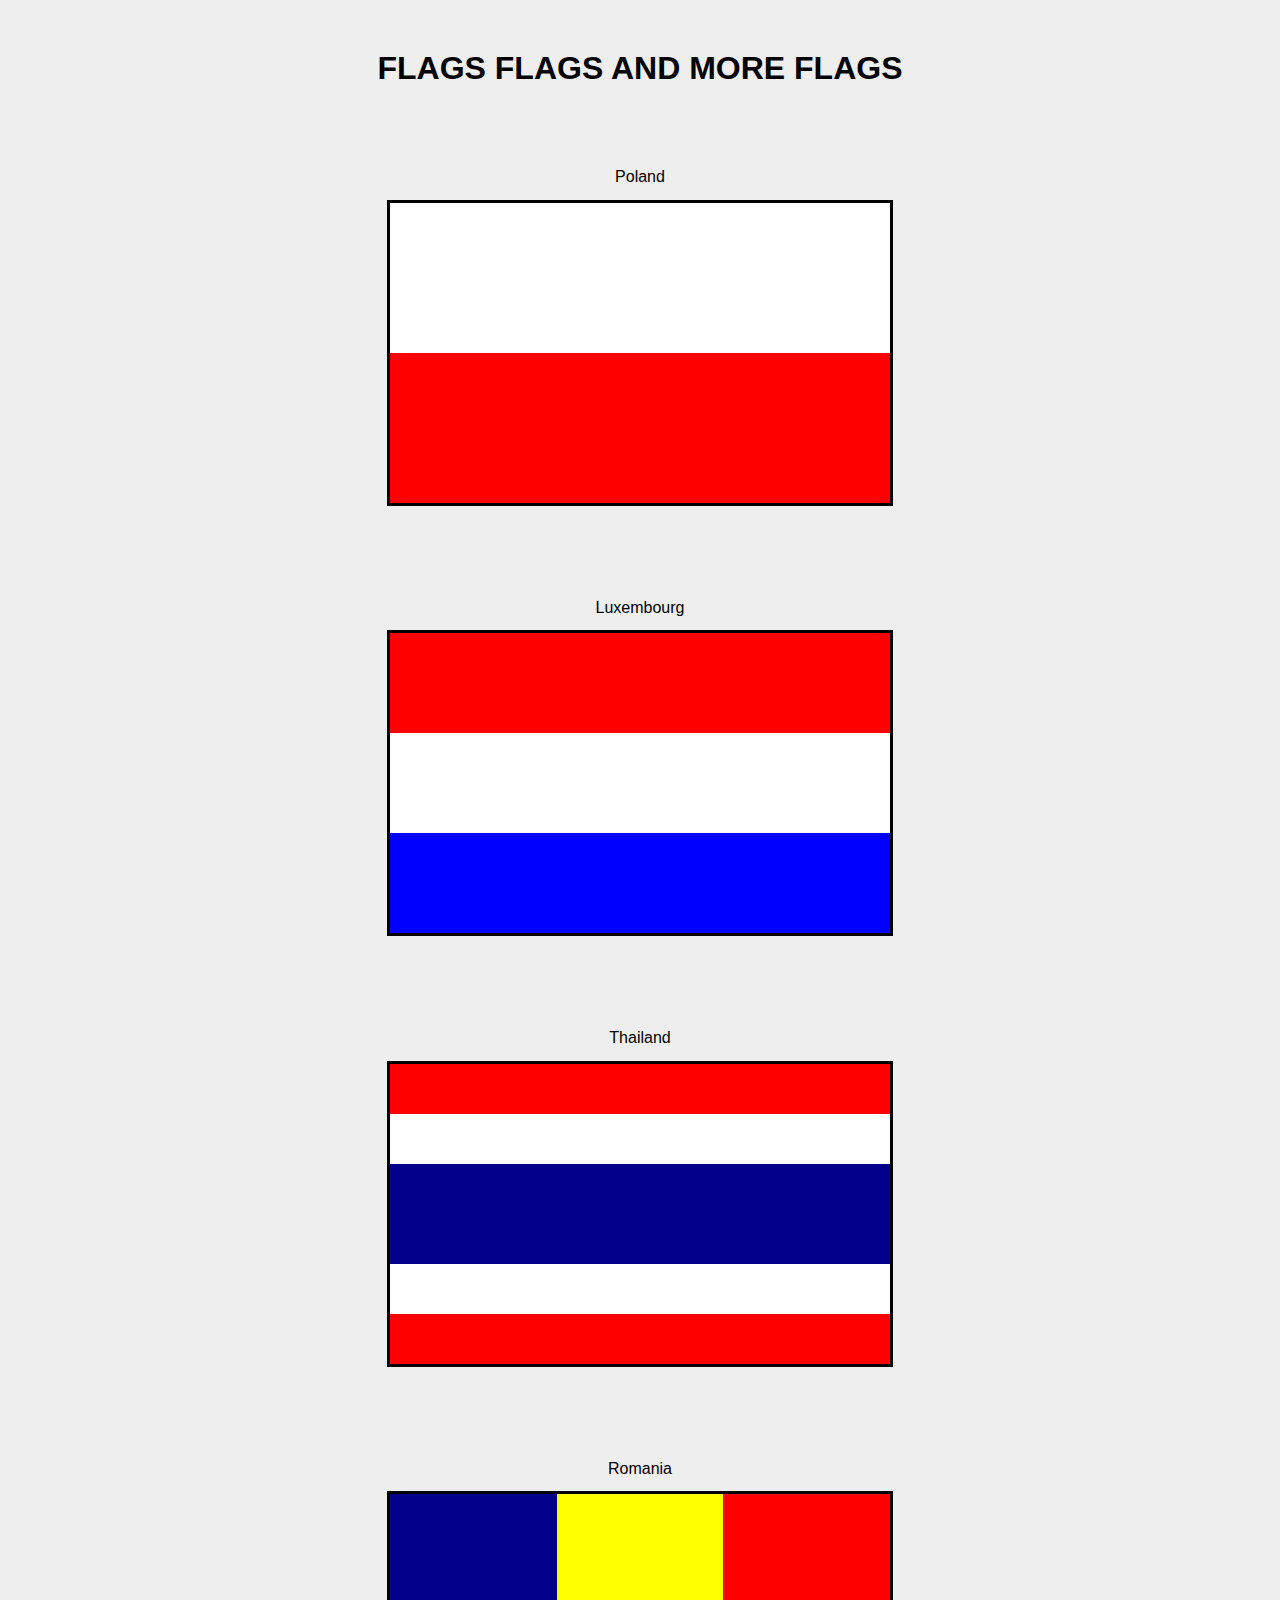
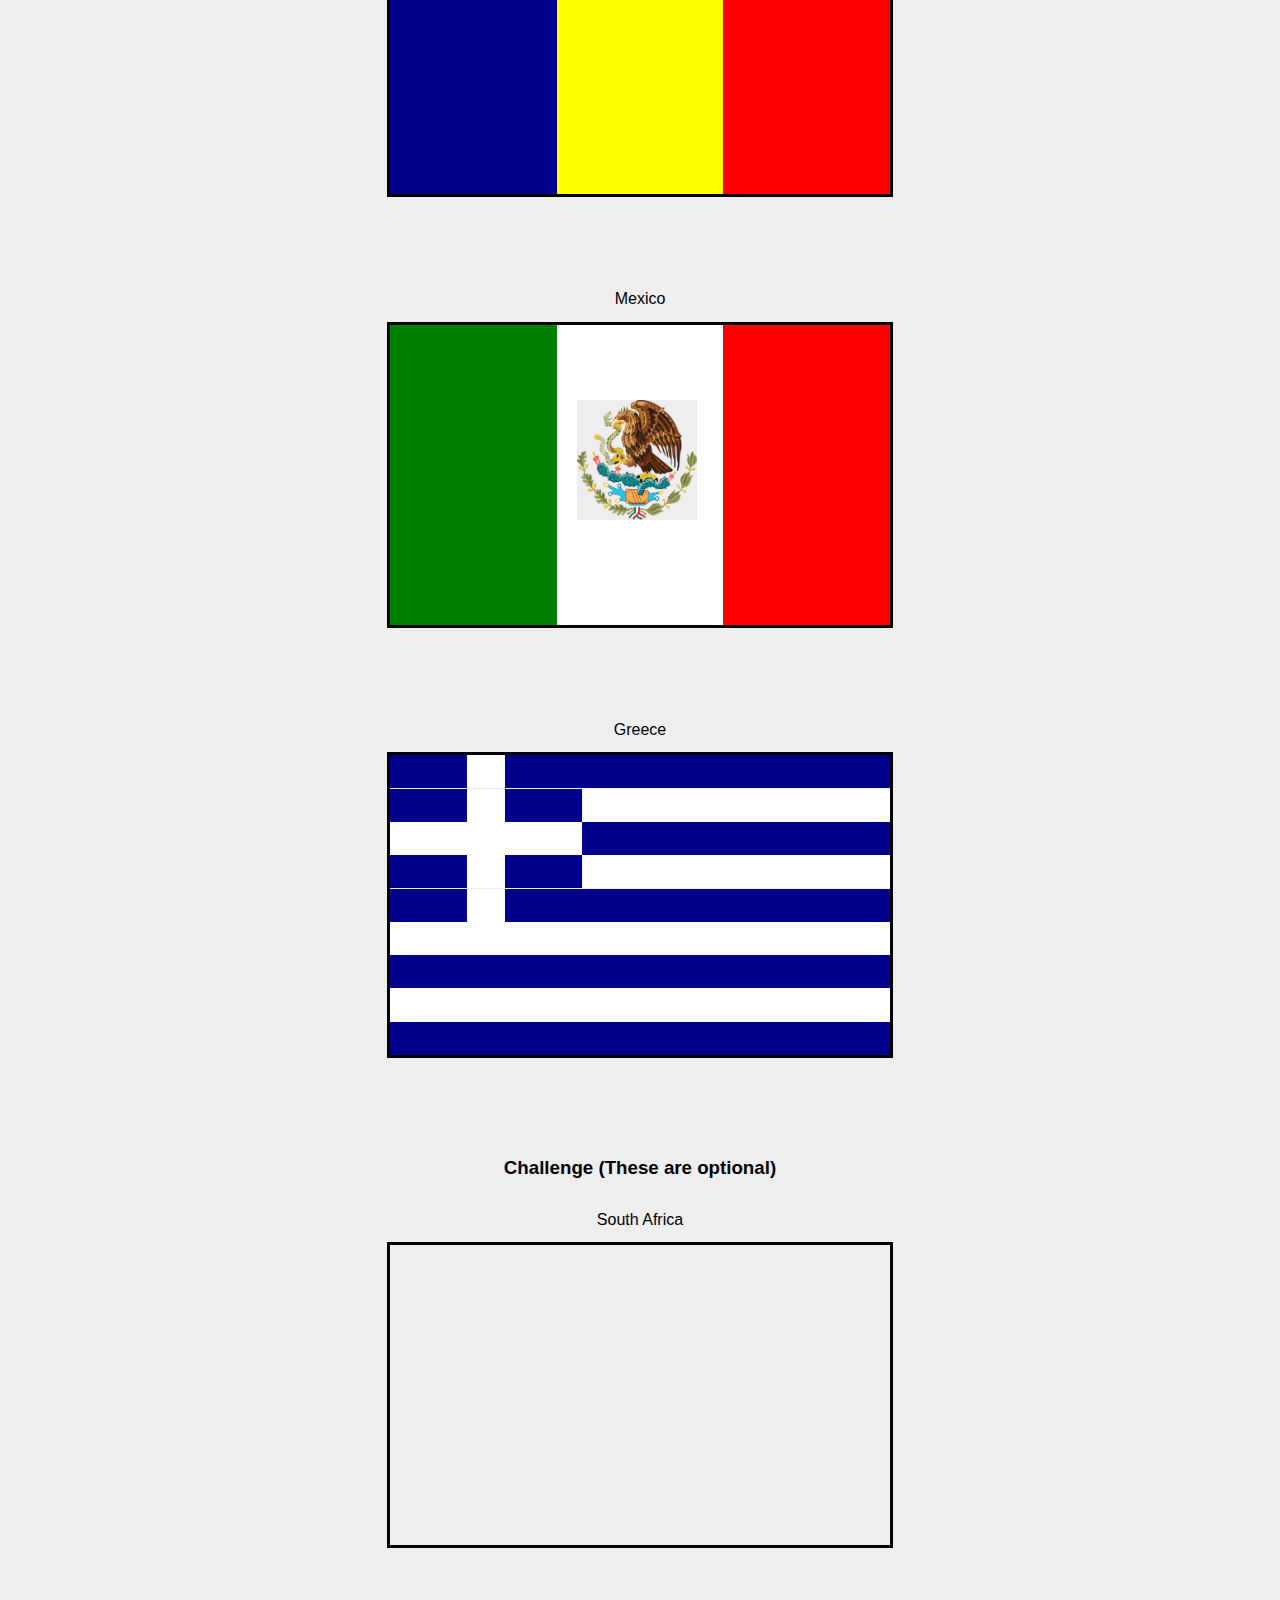
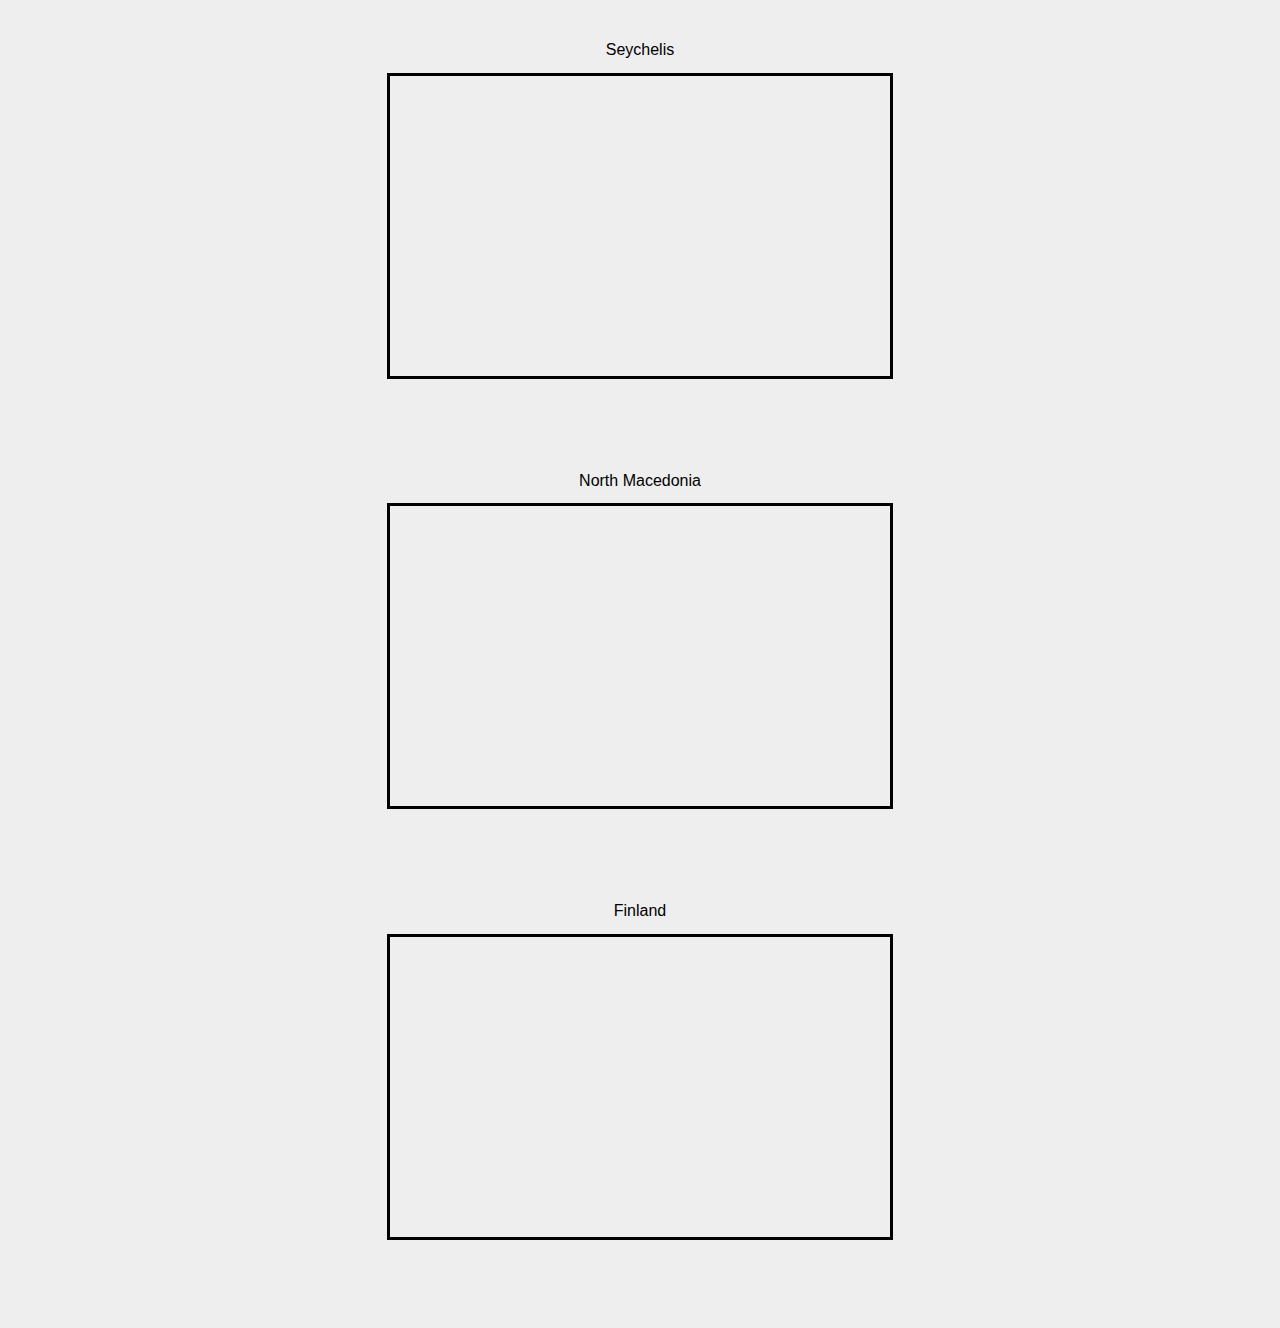
<file: hw2/index.html>
<!DOCTYPE html> 
<head>
    <link rel="stylesheet" href="styles.css" />
    <link rel="preconnect" href="https://fonts.gstatic.com" />
    <link
      href="https://fonts.googleapis.com/css2?family=Montserrat:ital,wght@0,100;0,200;0,300;0,400;0,500;0,600;0,700;0,800;0,900;1,100;1,200;1,300;1,400;1,500;1,600;1,700;1,800;1,900&display=swap"
    />
  </head>
  
  <h1 id="intro">FLAGS FLAGS AND MORE FLAGS</h1>
  
  <br />
  
  <!-- Some flags already have some css elements added in... You are expected to finish the rest.-->
  
  <!-- Also feel free to edit the HTML or CSS files as you like-->
  <!-- You are not restricted to the template!-->
  
  <div class="insideborder">
    <h2>Poland</h2>
    <div class="flag">
      <div class="white twovert"></div>
      <div class="red twovert"></div>
    </div>
  
    <h2>Luxembourg</h2>
    <div class="flag">
      <div class="red threevert"></div>
      <div class="white threevert"></div>
      <div class="blue threevert"></div>
      <!-- Finish rest of flag here here -->
    </div>
  
    <h2>Thailand</h2>
    <div class="flag">
      <!-- insert flag here -->
      <div class="red sixvert"></div>
      <div class="white sixvert"></div>
      <div class="darkblue threevert"></div>
      <div class="white sixvert"></div>
      <div class="red sixvert"></div>

    </div>
  
    <h2>Romania</h2>
    <div class="flag horiz">
      <!-- insert flag here -->
      <div class="darkblue threehoriz"></div>
      <div class="yellow threehoriz"></div>
      <div class="red threehoriz"></div>
    </div>
  
    <h2>Mexico</h2>
    <div class="flag horiz">
      <!-- insert flag here -->
      <div class="green threehoriz"></div>
      <div class="white threehoriz">
        <img src="flag_eagle.png" class="eagle">
      </div>
      <div class="red threehoriz"></div>
    </div>
  
    <h2>Greece</h2>
    <div class="greececontainer">
      <!-- insert flag here -->
      <div class="darkblue greeceitem"></div>
      <div class="darkblue greeceitem"></div>
      <div class="white greeceitem"></div>
      <div class="darkblue greeceitem"></div>
      <div class="darkblue greeceitem"></div>
      <div class="darkblue greeceitem2"></div>

      <div class="darkblue greeceitem"></div>
      <div class="darkblue greeceitem"></div>
      <div class="white greeceitem"></div>
      <div class="darkblue greeceitem"></div>
      <div class="darkblue greeceitem"></div>
      <div class="white greeceitem2"></div>

      <div class="white greeceitem"></div>
      <div class="white greeceitem"></div>
      <div class="white greeceitem"></div>
      <div class="white greeceitem"></div>
      <div class="white greeceitem"></div>
      <div class="darkblue greeceitem2"></div>

      <div class="darkblue greeceitem"></div>
      <div class="darkblue greeceitem"></div>
      <div class="white greeceitem"></div>
      <div class="darkblue greeceitem"></div>
      <div class="darkblue greeceitem"></div>
      <div class="white greeceitem2"></div>

      <div class="darkblue greeceitem"></div>
      <div class="darkblue greeceitem"></div>
      <div class="white greeceitem"></div>
      <div class="darkblue greeceitem"></div>
      <div class="darkblue greeceitem"></div>
      <div class="darkblue greeceitem2"></div>

      <div class="white greecerow"></div>
      <div class="darkblue greecerow"></div>
      <div class="white greecerow"></div>
      <div class="darkblue greecerow"></div>
    </div>
  
    <h3>Challenge (These are optional)</h3>
  
    <h2>South Africa</h2>
    <div class="flag">
      <!-- insert flag here -->
    </div>
  
    <h2>Seychelis</h2>
    <div class="flag">
      <!-- insert flag here -->
    </div>
  
    <h2>North Macedonia</h2>
    <div class="flag">
      <!-- insert flag here -->
    </div>
  
    <h2>Finland</h2>
    <div class="flag">
      <!-- insert flag here -->
    </div>
  </div>
</file>
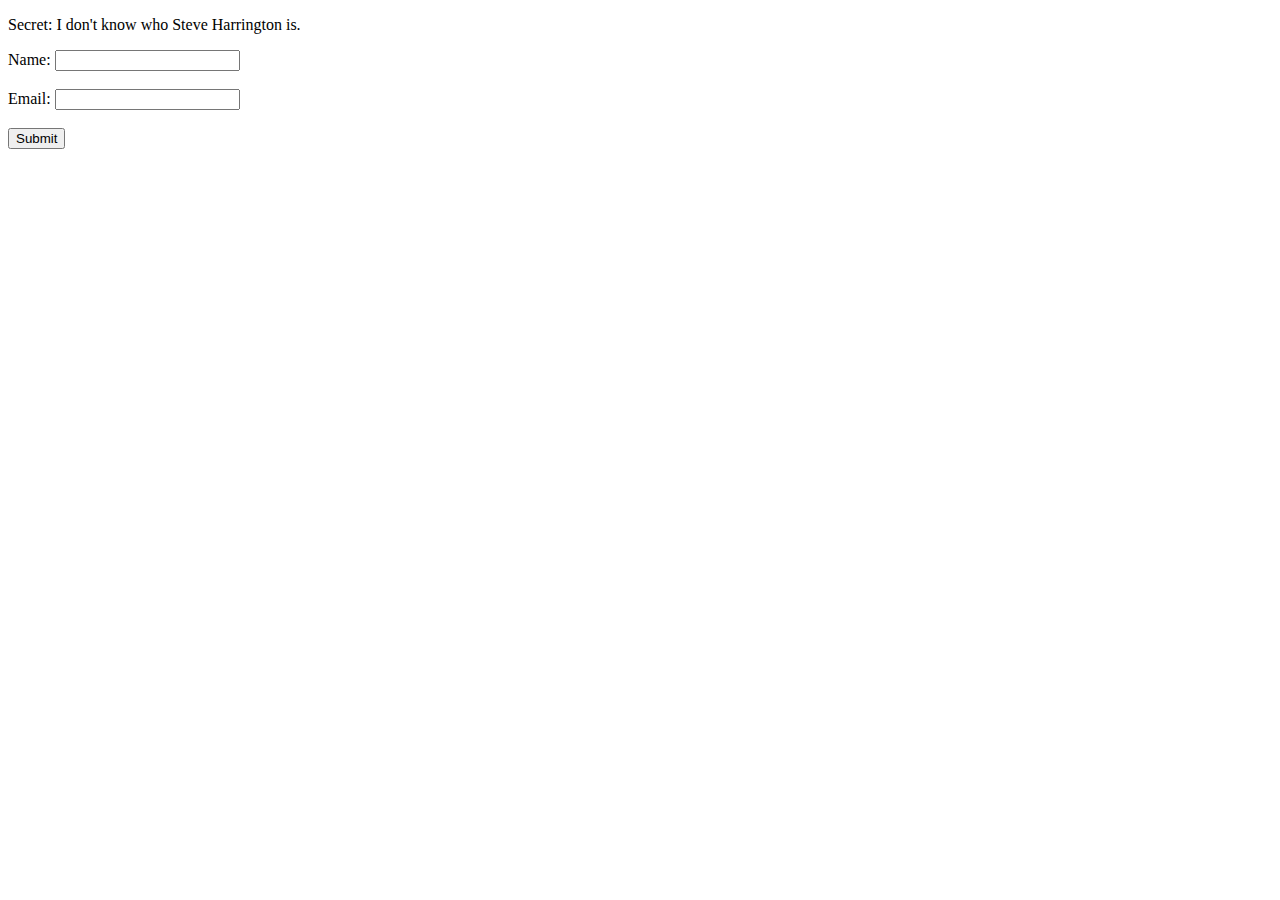
<file: hw1p2.html>
<!DOCTYPE html>
<html lang="en">
<head>
    <meta charset="UTF-8">
    <meta http-equiv="X-UA-Compatible" content="IE=edge">
    <meta name="viewport" content="width=<device-width>, initial-scale=1.0">
    <title>Document</title>
</head>
<body>
    <p>Secret: I don't know who Steve Harrington is.</p>
    <form>
        <label>Name: </label><input type="text"><br><br>
        <label>Email: </label><input type="email"><br><br>
        <input type="submit">
    </form>
</body>
</html>
</file>
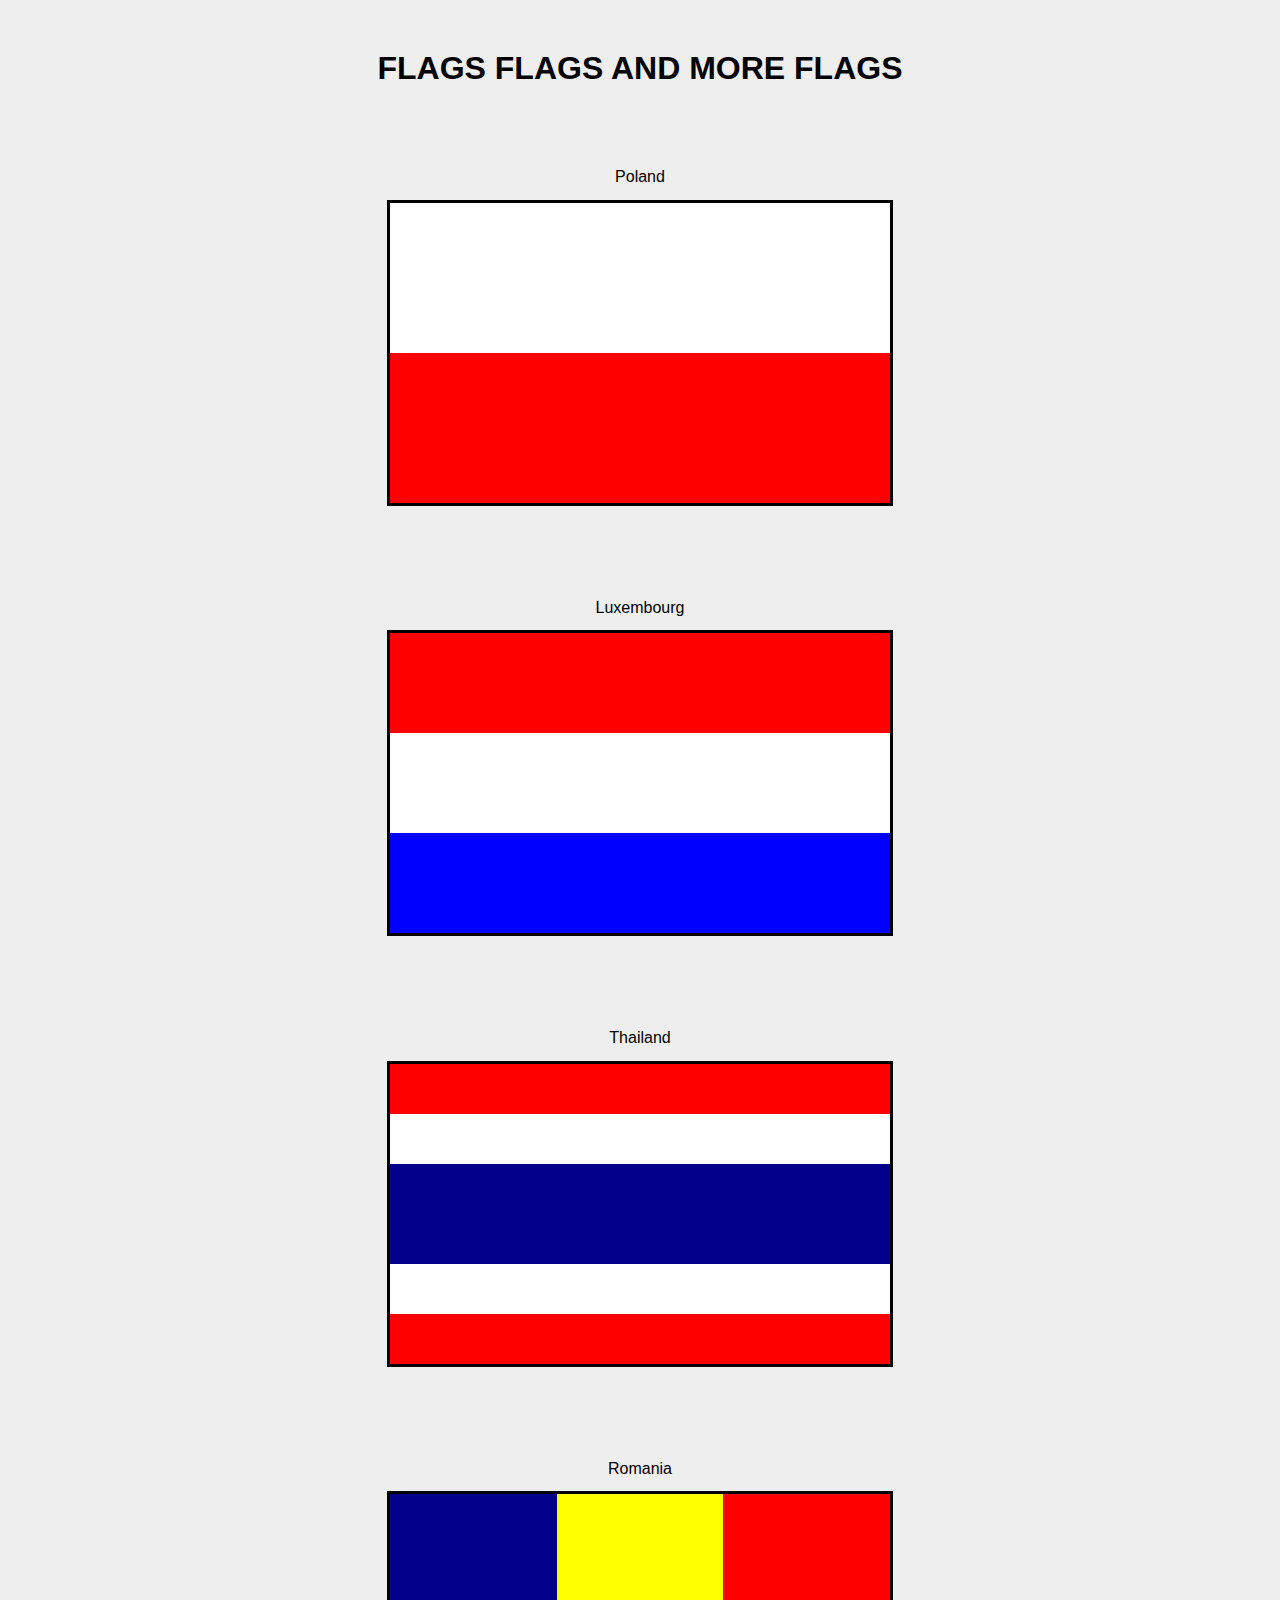
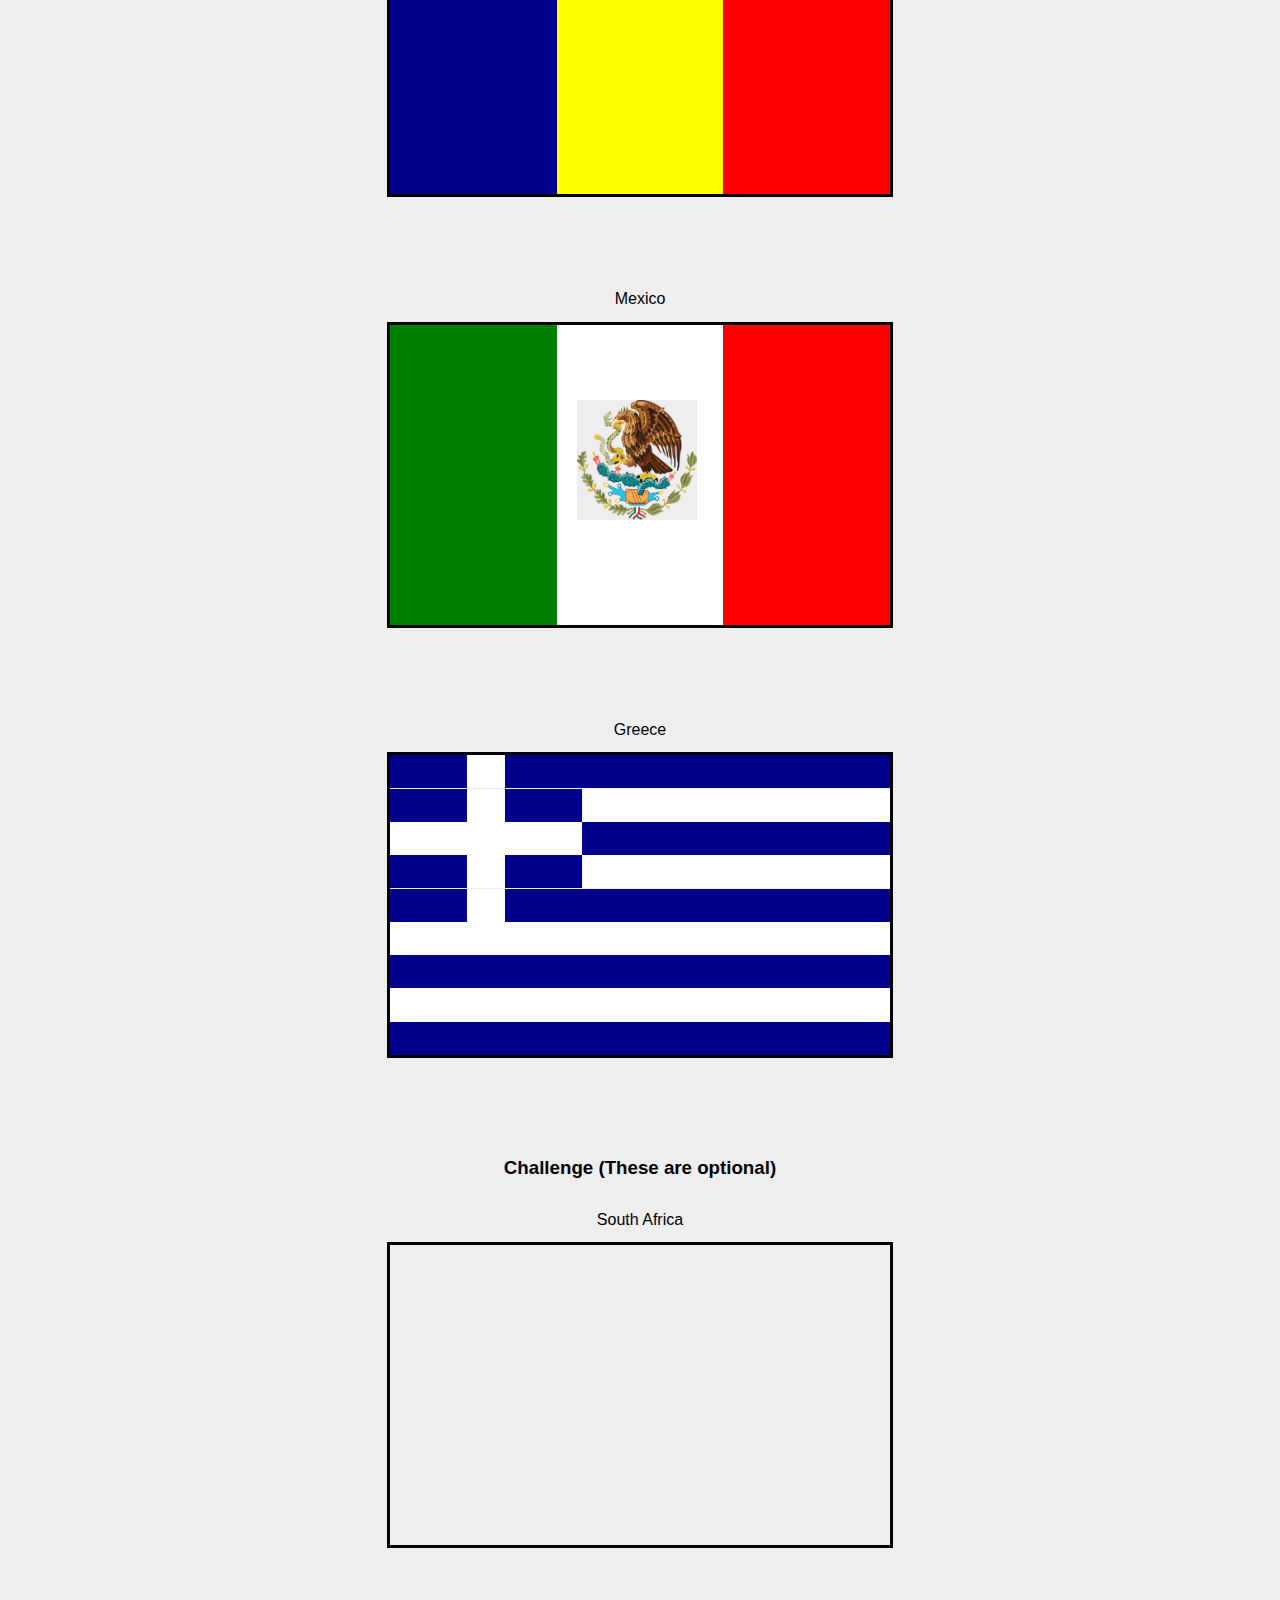
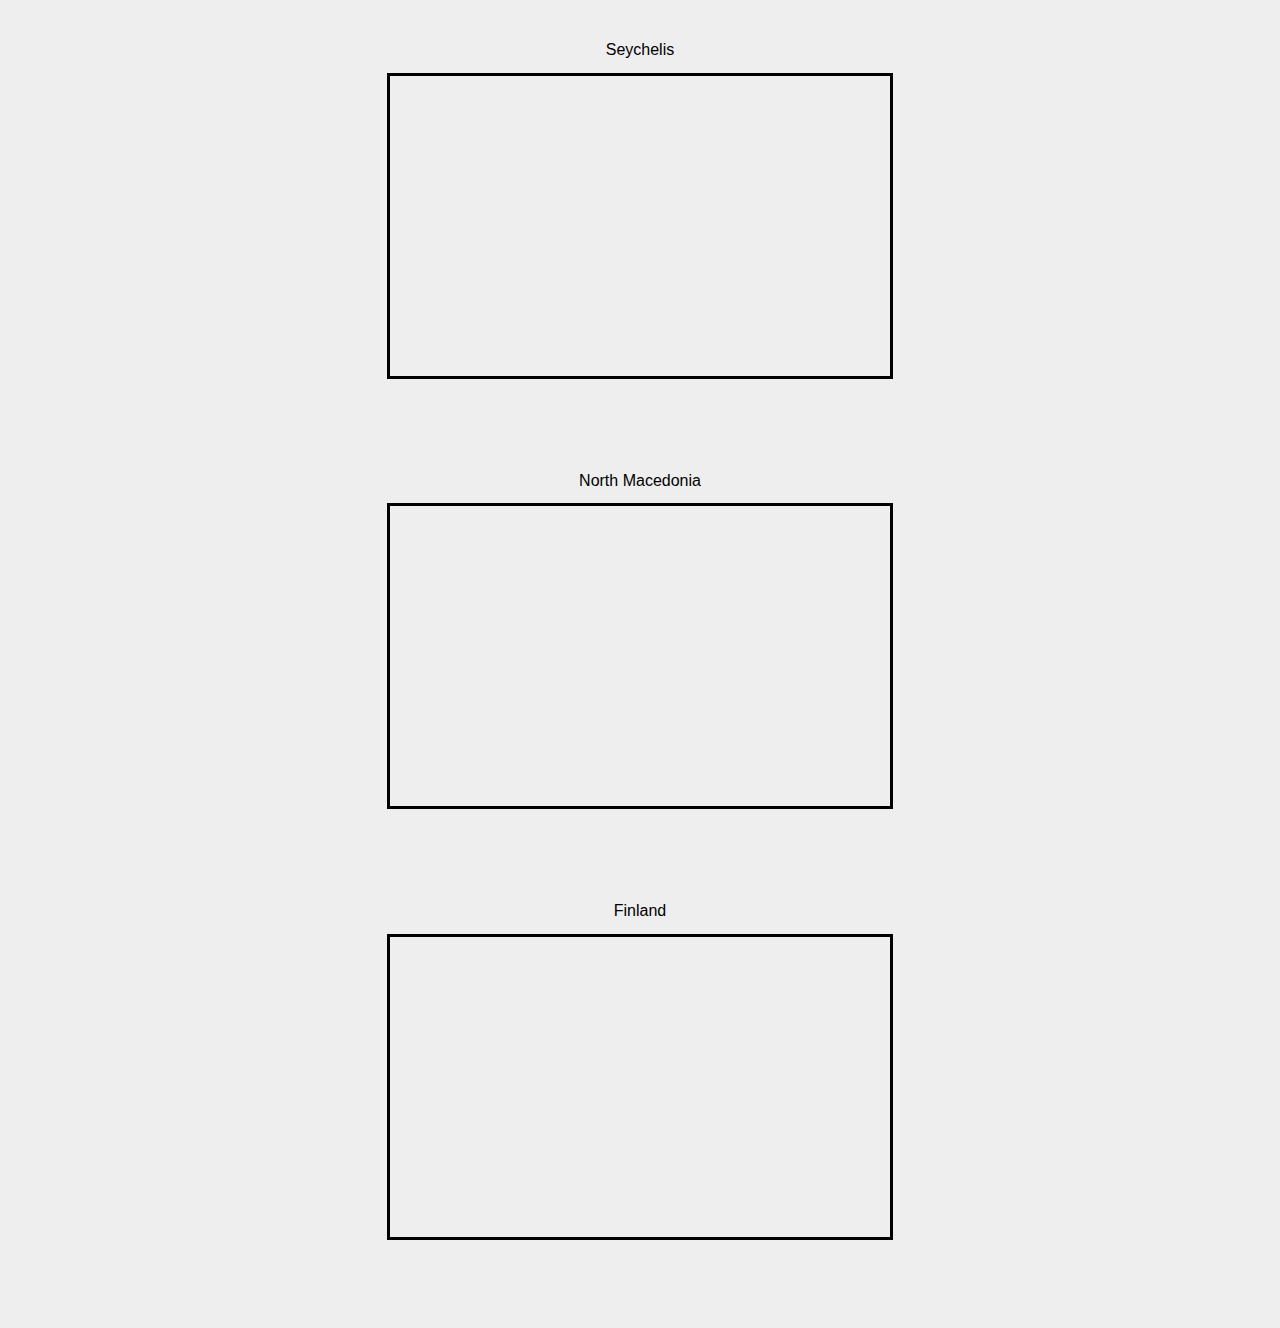
<file: hw2.html>
<!DOCTYPE html> 
<head>
    <link rel="stylesheet" href="hw2.css" />
    <link rel="preconnect" href="https://fonts.gstatic.com" />
    <link
      href="https://fonts.googleapis.com/css2?family=Montserrat:ital,wght@0,100;0,200;0,300;0,400;0,500;0,600;0,700;0,800;0,900;1,100;1,200;1,300;1,400;1,500;1,600;1,700;1,800;1,900&display=swap"
    />
  </head>
  
  <h1 id="intro">FLAGS FLAGS AND MORE FLAGS</h1>
  
  <br />
  
  <!-- Some flags already have some css elements added in... You are expected to finish the rest.-->
  
  <!-- Also feel free to edit the HTML or CSS files as you like-->
  <!-- You are not restricted to the template!-->
  
  <div class="insideborder">
    <h2>Poland</h2>
    <div class="flag">
      <div class="white twovert"></div>
      <div class="red twovert"></div>
    </div>
  
    <h2>Luxembourg</h2>
    <div class="flag">
      <div class="red threevert"></div>
      <div class="white threevert"></div>
      <div class="blue threevert"></div>
      <!-- Finish rest of flag here here -->
    </div>
  
    <h2>Thailand</h2>
    <div class="flag">
      <!-- insert flag here -->
      <div class="red sixvert"></div>
      <div class="white sixvert"></div>
      <div class="darkblue threevert"></div>
      <div class="white sixvert"></div>
      <div class="red sixvert"></div>

    </div>
  
    <h2>Romania</h2>
    <div class="flag horiz">
      <!-- insert flag here -->
      <div class="darkblue threehoriz"></div>
      <div class="yellow threehoriz"></div>
      <div class="red threehoriz"></div>
    </div>
  
    <h2>Mexico</h2>
    <div class="flag horiz">
      <!-- insert flag here -->
      <div class="green threehoriz"></div>
      <div class="white threehoriz">
        <img src="hw2.png" class="eagle">
      </div>
      <div class="red threehoriz"></div>
    </div>
  
    <h2>Greece</h2>
    <div class="greececontainer">
      <!-- insert flag here -->
      <div class="darkblue greeceitem"></div>
      <div class="darkblue greeceitem"></div>
      <div class="white greeceitem"></div>
      <div class="darkblue greeceitem"></div>
      <div class="darkblue greeceitem"></div>
      <div class="darkblue greeceitem2"></div>

      <div class="darkblue greeceitem"></div>
      <div class="darkblue greeceitem"></div>
      <div class="white greeceitem"></div>
      <div class="darkblue greeceitem"></div>
      <div class="darkblue greeceitem"></div>
      <div class="white greeceitem2"></div>

      <div class="white greeceitem"></div>
      <div class="white greeceitem"></div>
      <div class="white greeceitem"></div>
      <div class="white greeceitem"></div>
      <div class="white greeceitem"></div>
      <div class="darkblue greeceitem2"></div>

      <div class="darkblue greeceitem"></div>
      <div class="darkblue greeceitem"></div>
      <div class="white greeceitem"></div>
      <div class="darkblue greeceitem"></div>
      <div class="darkblue greeceitem"></div>
      <div class="white greeceitem2"></div>

      <div class="darkblue greeceitem"></div>
      <div class="darkblue greeceitem"></div>
      <div class="white greeceitem"></div>
      <div class="darkblue greeceitem"></div>
      <div class="darkblue greeceitem"></div>
      <div class="darkblue greeceitem2"></div>

      <div class="white greecerow"></div>
      <div class="darkblue greecerow"></div>
      <div class="white greecerow"></div>
      <div class="darkblue greecerow"></div>
    </div>
  
    <h3>Challenge (These are optional)</h3>
  
    <h2>South Africa</h2>
    <div class="flag">
      <!-- insert flag here -->
    </div>
  
    <h2>Seychelis</h2>
    <div class="flag">
      <!-- insert flag here -->
    </div>
  
    <h2>North Macedonia</h2>
    <div class="flag">
      <!-- insert flag here -->
    </div>
  
    <h2>Finland</h2>
    <div class="flag">
      <!-- insert flag here -->
    </div>
  </div>
</file>
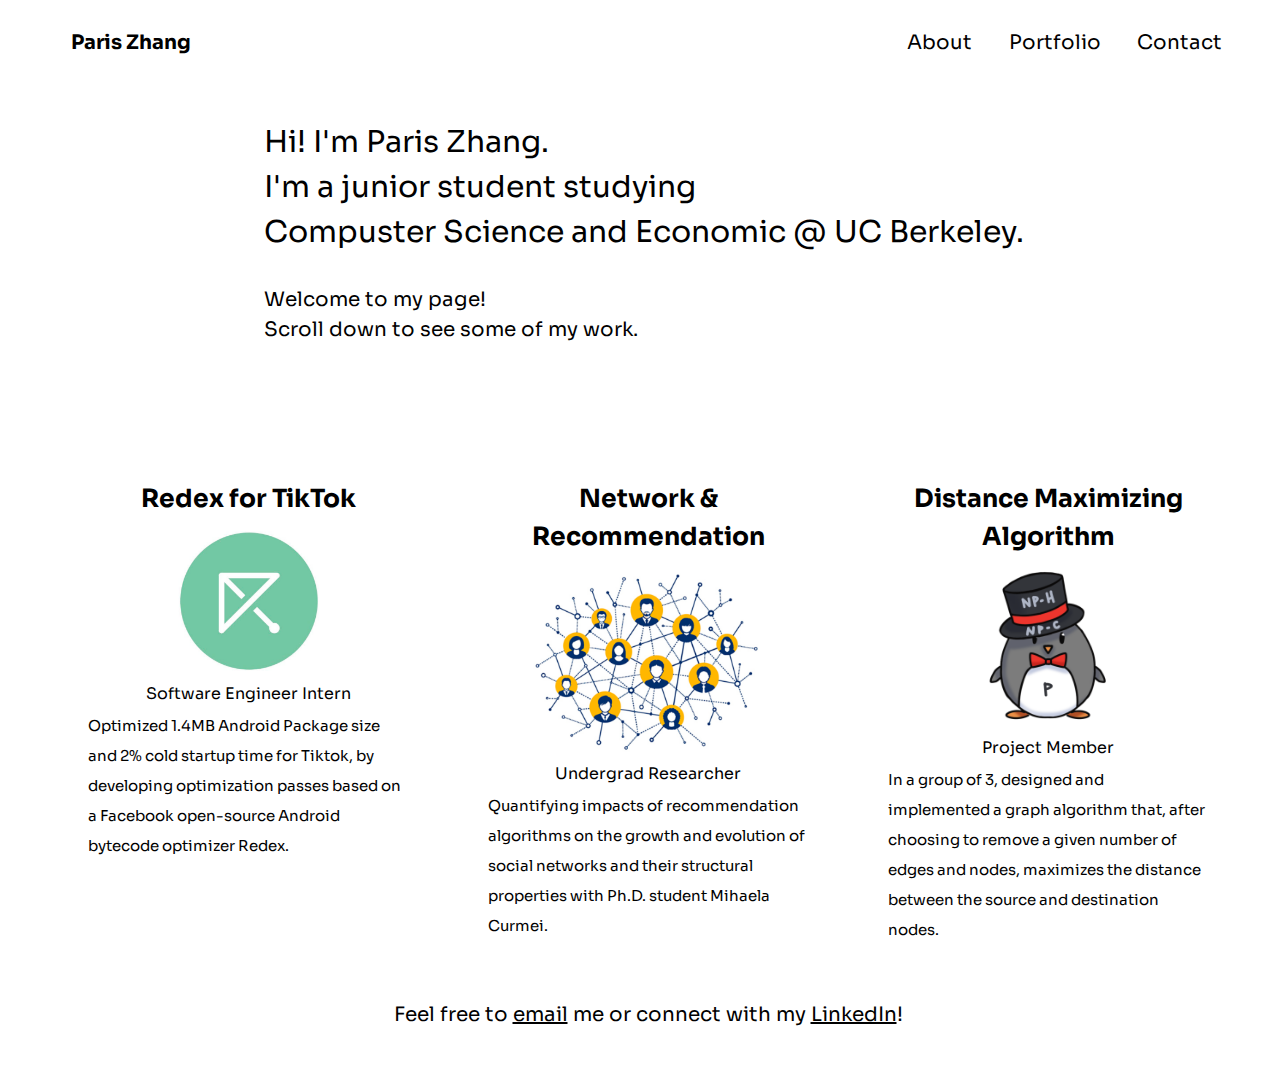
<file: proj1.html>
<!--
    Please note that this HTML template is a starting point!
    It is absolutely not comprehensive, and you will almost surely have to add more.
-->
<!DOCTYPE html>
<html lang="en">
<head>
    <meta charset="UTF-8">
    <meta http-equiv="X-UA-Compatible" content="IE=edge">
    <meta name="viewport" content="width=device-width, initial-scale=1.0">
    <link rel="stylesheet" href="proj1.css">
    <title>Paris Zhang</title>
    <style>
        @import url('https://fonts.googleapis.com/css2?family=Sora&display=swap');
    </style>
</head>
<body>
    <div class="splash-page">
        <div class="navbar">
            <div class="logo">Paris Zhang</div>
            <div class="nav">
                <a class="nav-button" href="#about">About</a>
                <a class="nav-button" href="#portfolio">Portfolio</a>
                <a class="nav-button" href="#contact">Contact</a>
            </div>
        </div>
        <div class="headline"></div>
    </div>
    <div class="about" id="about">
        <p class="title">Hi! I'm Paris Zhang.<br>I'm a junior student studying <br> Compuster Science and Economic @ UC Berkeley.</p>
        <p class="description">Welcome to my page!<br>Scroll down to see some of my work.</p>
    </div>
    <div class="portfolio" id="portfolio">
        <div class="proj-col">
            <div class="proj-name">Redex for TikTok</div>
            <img src="proj1-redex.png" class="redex-image">
            <div class="proj-role">Software Engineer Intern</div>
            <div class="proj-description">Optimized 1.4MB Android Package size and 2% cold startup time for Tiktok, by developing optimization passes based on a Facebook open-source Android bytecode optimizer Redex.</div>
        </div>
        <div class="proj-col">
            <div class="proj-name">Network & Recommendation</div>
            <img src="proj1-network.png" class="network-image">
            <div class="proj-role">Undergrad Researcher</div>
            <div class="proj-description">Quantifying impacts of recommendation algorithms on the growth and evolution of social networks and their structural properties with Ph.D. student Mihaela Curmei.</div>
        </div>
        <div class="proj-col">
            <div class="proj-name">Distance Maximizing Algorithm</div>
            <img src="proj1-alg.png" class="alg-image">
            <div class="proj-role">Project Member</div>
            <div class="proj-description">In a group of 3, designed and implemented a graph algorithm that, after choosing to remove a given number of edges and nodes, maximizes the distance between the source and destination nodes.</div>
        </div>
    </div>
    <div class="contact" id="contact">
        Feel free to 
        <a href="mailto:pariszhang@berkeleye.edu" class="contact-a">email</a> 
        me or connect with my 
        <a href="https://www.linkedin.com/in/pariszhang11/" class="contact-a">LinkedIn</a>!
    </div>
</body>
</html>
</file>
<file: hw2/styles.css>
/* Ignore following classes */

* {
    font-family: "Montserrat", sans-serif;
    background-color: #eeeeee;
  }
  
  #intro {
    color: rgb(0, 0, 0);
    text-align: center;
    margin: 50px;
  }
  
  .insideborder {
    display: flex;
    flex-direction: column;
    align-items: center;
  }
  
  .para {
    font-weight: 300;
    margin-left: 10px;
  }
  
  h2 {
    font-size: medium;
    font-weight: 200;
  }
  
  /* Classes that you might find useful */
  /* Note* These classes do not cover every possibloe case to build you flags, you will have to continue to add your own*/
  
  .flag {
    height: 300px;
    width: 500px;
    border-style: solid;
    margin-bottom: 5rem;
  }
  
  .horiz {
    display: flex;
    flex-direction: row;
  }
  
  .twovert {
    height: 50%;
  }
  
  .threevert {
    height: 33.3%;
  }
  
  .sixvert {
    height: 16.7%
  }

  .threehoriz {
    width: 33.3%;
  }
  
  .skinny {
    height: 17.5%;
  }
  
  .fat {
    height: 30%;
  }
  
  .circle {
    border-radius: 50%;
    height: 200px;
    width: 200px;
    position: relative;
    left: 85px;
    top: 50px;
  }
  
  /* Colors/ Feel free to add your own! */
  
  .red {
    background-color: red;
  }
  
  .orange {
    background-color: orange;
  }
  
  .yellow {
    background-color: yellow;
  }
  
  .green {
    background-color: green;
  }
  
  .blue {
    background-color: blue;
  }
  
  .lightblue {
    background-color: lightblue;
  }
  
  .purple {
    background-color: purple;
  }
  
  .white {
    background-color: #fff;
  }

  .darkblue {
    background-color: darkblue;
  }
  
  .darkgreen {
    background-color: darkgreen;
  }

  .eagle {
    width: 120px;
    height: 120px;
    position: relative;
    left: 20px;
    top: 75px;
  }

  .greececontainer {
    display: flex;
    /* flex-direction: row; */
    flex-wrap: wrap;
    height: 300px;
    width: 500px;
    border-style: solid;
    margin-bottom: 5rem;
    row-gap: 0px;
  }

  .greeceitem {
    width: 7.69%;
    height: 11.1%
  }

  .greeceitem2 {
    width: 61.54%;
    height: 11.1%
  }

  .greecerow {
    width: 100%;
    height: 11.1%
  }
</file>
<file: hw2.css>
/* Ignore following classes */

* {
    font-family: "Montserrat", sans-serif;
    background-color: #eeeeee;
  }
  
  #intro {
    color: rgb(0, 0, 0);
    text-align: center;
    margin: 50px;
  }
  
  .insideborder {
    display: flex;
    flex-direction: column;
    align-items: center;
  }
  
  .para {
    font-weight: 300;
    margin-left: 10px;
  }
  
  h2 {
    font-size: medium;
    font-weight: 200;
  }
  
  /* Classes that you might find useful */
  /* Note* These classes do not cover every possibloe case to build you flags, you will have to continue to add your own*/
  
  .flag {
    height: 300px;
    width: 500px;
    border-style: solid;
    margin-bottom: 5rem;
  }
  
  .horiz {
    display: flex;
    flex-direction: row;
  }
  
  .twovert {
    height: 50%;
  }
  
  .threevert {
    height: 33.3%;
  }
  
  .sixvert {
    height: 16.7%
  }

  .threehoriz {
    width: 33.3%;
  }
  
  .skinny {
    height: 17.5%;
  }
  
  .fat {
    height: 30%;
  }
  
  .circle {
    border-radius: 50%;
    height: 200px;
    width: 200px;
    position: relative;
    left: 85px;
    top: 50px;
  }
  
  /* Colors/ Feel free to add your own! */
  
  .red {
    background-color: red;
  }
  
  .orange {
    background-color: orange;
  }
  
  .yellow {
    background-color: yellow;
  }
  
  .green {
    background-color: green;
  }
  
  .blue {
    background-color: blue;
  }
  
  .lightblue {
    background-color: lightblue;
  }
  
  .purple {
    background-color: purple;
  }
  
  .white {
    background-color: #fff;
  }

  .darkblue {
    background-color: darkblue;
  }
  
  .darkgreen {
    background-color: darkgreen;
  }

  .eagle {
    width: 120px;
    height: 120px;
    position: relative;
    left: 20px;
    top: 75px;
  }

  .greececontainer {
    display: flex;
    /* flex-direction: row; */
    flex-wrap: wrap;
    height: 300px;
    width: 500px;
    border-style: solid;
    margin-bottom: 5rem;
    row-gap: 0px;
  }

  .greeceitem {
    width: 7.69%;
    height: 11.1%
  }

  .greeceitem2 {
    width: 61.54%;
    height: 11.1%
  }

  .greecerow {
    width: 100%;
    height: 11.1%
  }
</file>
<file: proj1.css>
* {
    font-family: 'Sora', sans-serif;
    line-height: 1.5;
  }

  a {
    text-decoration: none;
    color: black;
  }
  .navbar {
    position: sticky; /* Set the navbar to fixed position */
    height: 10%;
    font-size: 20px;
  }

  .nav {
    display: flex;
    /* position: relative; */
    justify-content: flex-end;
    position: absolute;
    top: 20px;
    /* right: -1000px; */
    right: 50px;
    gap: 15%;
    text-decoration: none;
  }

  .logo {
    position:absolute;
    top: 20px;
    left: 5%;
    font-weight: bold;
  }

  .about {
    position: absolute;
    top: 10%;
    padding-left: 20%;
    padding-right: 10%;
    font-size: 30px;
  }

  .portfolio {
    display: flex;
    justify-content: space-evenly;
    height: 250px;
    position: absolute;
    top: 480px;
    width:100%;
    align-items: baseline;
    /* padding-left: 10%; */
    /* padding-right: 10%; */
  }


  .description {
    font-size: 20px;
  }

  .proj-col {
    flex-grow: 0;
    width: 25%;
  }

  .proj-name {
    font-size: 25px;
    font-weight: bold;
    text-align: center;
  }

  .redex-image {
    width:150px;
    margin-left: auto;
    margin-right: auto;
    margin-bottom: 10px;
    margin-top: 10px;
    display: block;
  }

  .network-image {
    width:230px;
    margin-left: auto;
    margin-right: auto;
    margin-bottom: 5px;
    margin-top: 5px;
    display: block;
  }

  .alg-image {
    width:150px;
    margin-left: auto;
    margin-right: auto;
    margin-bottom: 5px;
    margin-top: 5px;
    display: block;
  }
  .proj-role {
    margin-top: 5px;
    margin-bottom: 5px;
    text-align: center;
  }
  .proj-description {
    line-height: 2;
    font-size: 15px;
  }

  .contact {
    position: absolute;
    top: 1000px;
    width:100%;
    font-size: 20px;
    /* left: 100px; */
    padding-bottom: 50px;
    text-align: center;
  }

  .contact-a {
    text-decoration: underline;
  }
</file>
